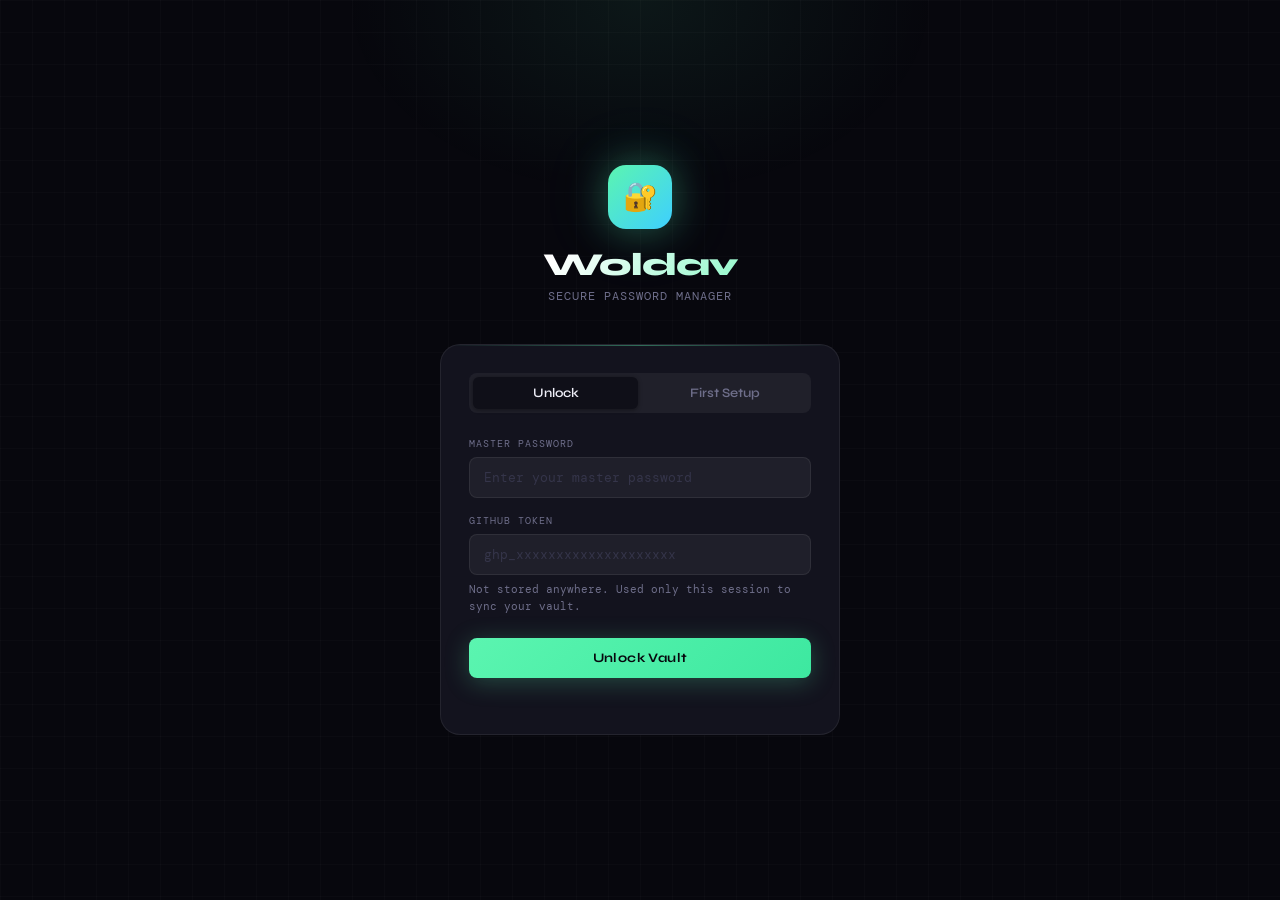
<file: index.html>
<!DOCTYPE html>
<html lang="en">
<head>
  <meta charset="UTF-8" />
  <meta name="viewport" content="width=device-width, initial-scale=1.0" />
  <title>Woldav</title>
  <link rel="preconnect" href="https://fonts.googleapis.com">
  <link rel="preconnect" href="https://fonts.gstatic.com" crossorigin>
  <link href="https://fonts.googleapis.com/css2?family=Syne:wght@400;600;700;800&family=DM+Mono:wght@300;400;500&display=swap" rel="stylesheet">
  <style>
    /* ── RESET & VARS ── */
    *, *::before, *::after { margin: 0; padding: 0; box-sizing: border-box; }

    :root {
      --bg:           #07070d;
      --bg-panel:     #0f0f18;
      --bg-card:      #13131e;
      --bg-input:     rgba(255,255,255,0.055);
      --border:       rgba(255,255,255,0.07);
      --border-lit:   rgba(91,245,176,0.3);
      --accent:       #5bf5b0;
      --accent-dim:   rgba(91,245,176,0.12);
      --accent-glow:  rgba(91,245,176,0.35);
      --cyan:         #3ecfff;
      --danger:       #ff4f6d;
      --danger-dim:   rgba(255,79,109,0.12);
      --text:         #eeeef8;
      --text-2:       #6e6e8a;
      --text-3:       #35354a;
      --r-sm:         8px;
      --r-md:         14px;
      --r-lg:         20px;
      --ease:         cubic-bezier(0.4,0,0.2,1);
      --spring:       cubic-bezier(0.34,1.56,0.64,1);
    }

    html, body {
      height: 100%;
      background: var(--bg);
      color: var(--text);
      font-family: 'Syne', sans-serif;
      overflow-x: hidden;
    }

    /* ── GRID BACKGROUND ── */
    body::before {
      content: '';
      position: fixed; inset: 0; z-index: 0;
      background-image:
        linear-gradient(rgba(255,255,255,0.018) 1px, transparent 1px),
        linear-gradient(90deg, rgba(255,255,255,0.018) 1px, transparent 1px);
      background-size: 32px 32px;
      pointer-events: none;
    }

    /* Glow orb */
    body::after {
      content: '';
      position: fixed;
      top: -200px; left: 50%;
      transform: translateX(-50%);
      width: 600px; height: 400px;
      background: radial-gradient(ellipse, rgba(91,245,176,0.07) 0%, transparent 70%);
      pointer-events: none; z-index: 0;
    }

    /* ── SCREENS ── */
    .screen {
      position: fixed; inset: 0; z-index: 10;
      display: flex; align-items: center; justify-content: center;
      padding: 20px;
      transition: opacity 0.4s var(--ease), transform 0.4s var(--ease);
    }

    .screen.hidden {
      opacity: 0; pointer-events: none; transform: translateY(12px);
    }

    /* ── LOCK SCREEN ── */
    .lock-box {
      width: 100%; max-width: 400px;
      animation: riseIn 0.6s var(--spring) forwards;
    }

    @keyframes riseIn {
      from { opacity: 0; transform: translateY(24px) scale(0.97); }
      to   { opacity: 1; transform: translateY(0) scale(1); }
    }

    .lock-logo {
      text-align: center;
      margin-bottom: 40px;
    }

    .lock-icon {
      display: inline-flex;
      align-items: center; justify-content: center;
      width: 64px; height: 64px;
      background: linear-gradient(135deg, var(--accent), var(--cyan));
      border-radius: 18px;
      font-size: 28px;
      margin-bottom: 16px;
      animation: iconFloat 4s ease-in-out infinite;
      box-shadow: 0 0 40px var(--accent-glow), 0 0 80px rgba(62,207,255,0.1);
    }

    @keyframes iconFloat {
      0%,100% { transform: translateY(0); box-shadow: 0 0 40px var(--accent-glow); }
      50%      { transform: translateY(-6px); box-shadow: 0 12px 50px var(--accent-glow), 0 0 80px rgba(62,207,255,0.15); }
    }

    .lock-logo h1 {
      font-size: 32px; font-weight: 800; letter-spacing: -1px;
      background: linear-gradient(135deg, #fff 30%, var(--accent));
      -webkit-background-clip: text; -webkit-text-fill-color: transparent;
    }

    .lock-logo p {
      font-size: 12px; font-family: 'DM Mono', monospace;
      color: var(--text-2); letter-spacing: 1px; margin-top: 4px;
    }

    .lock-card {
      background: var(--bg-card);
      border: 1px solid var(--border);
      border-radius: var(--r-lg);
      padding: 28px;
      position: relative; overflow: hidden;
    }

    .lock-card::before {
      content: '';
      position: absolute; top: 0; left: 0; right: 0; height: 1px;
      background: linear-gradient(90deg, transparent, rgba(91,245,176,0.4), transparent);
    }

    .lock-tabs {
      display: flex; gap: 4px;
      background: var(--bg-input);
      border-radius: var(--r-sm);
      padding: 4px;
      margin-bottom: 24px;
    }

    .lock-tab {
      flex: 1; padding: 8px;
      border: none; border-radius: 6px;
      background: transparent;
      color: var(--text-2);
      font-family: 'Syne', sans-serif;
      font-size: 13px; font-weight: 600;
      cursor: pointer;
      transition: all 0.2s var(--ease);
    }

    .lock-tab.active {
      background: var(--bg-panel);
      color: var(--text);
      box-shadow: 0 1px 4px rgba(0,0,0,0.4);
    }

    .tab-panel { display: none; }
    .tab-panel.active { display: block; }

    /* ── INPUTS ── */
    .field { margin-bottom: 16px; }

    .field label {
      display: block;
      font-size: 10px; font-family: 'DM Mono', monospace;
      color: var(--text-2); letter-spacing: 1px;
      text-transform: uppercase; margin-bottom: 7px;
      transition: color 0.2s;
    }

    .field:focus-within label { color: var(--accent); }

    .field input {
      width: 100%; padding: 11px 14px;
      background: var(--bg-input);
      border: 1px solid var(--border);
      border-radius: var(--r-sm);
      color: var(--text);
      font-family: 'DM Mono', monospace; font-size: 13px;
      outline: none;
      transition: border-color 0.2s, box-shadow 0.2s, background 0.2s;
    }

    .field input:focus {
      border-color: var(--border-lit);
      background: rgba(255,255,255,0.08);
      box-shadow: 0 0 0 3px rgba(91,245,176,0.07);
    }

    .field input::placeholder { color: var(--text-3); }

    .hint {
      font-size: 11px; font-family: 'DM Mono', monospace;
      color: var(--text-2); margin-top: 6px; line-height: 1.5;
    }

    .hint a { color: var(--accent); text-decoration: none; }
    .hint a:hover { text-decoration: underline; }

    /* ── BUTTONS ── */
    .btn {
      width: 100%; padding: 12px 16px;
      border: none; border-radius: var(--r-sm);
      font-family: 'Syne', sans-serif; font-size: 13px; font-weight: 700;
      letter-spacing: 0.4px; cursor: pointer;
      transition: all 0.2s var(--ease);
      position: relative; overflow: hidden;
    }

    .btn-accent {
      background: linear-gradient(135deg, var(--accent), #3de8a0);
      color: #07070d;
      box-shadow: 0 4px 24px rgba(91,245,176,0.25);
      margin-top: 8px;
    }

    .btn-accent:hover { transform: translateY(-1px); box-shadow: 0 8px 32px rgba(91,245,176,0.4); }
    .btn-accent:active { transform: translateY(0); }
    .btn-accent:disabled { opacity: 0.5; cursor: not-allowed; transform: none; }

    .btn-ghost {
      background: var(--bg-input);
      border: 1px solid var(--border);
      color: var(--text-2);
      font-size: 12px;
    }

    .btn-ghost:hover { border-color: var(--border-lit); color: var(--text); }

    .ripple {
      position: absolute; border-radius: 50%;
      background: rgba(255,255,255,0.25);
      transform: scale(0);
      animation: rippleAnim 0.5s linear forwards;
      pointer-events: none;
    }

    @keyframes rippleAnim { to { transform: scale(4); opacity: 0; } }

    /* error message */
    .err-msg {
      font-size: 12px; font-family: 'DM Mono', monospace;
      color: var(--danger); margin-top: 10px; text-align: center;
      min-height: 18px;
      transition: opacity 0.2s;
    }

    /* ── VAULT SCREEN ── */
    #vaultScreen {
      align-items: flex-start;
      overflow-y: auto;
    }

    .vault-wrap {
      width: 100%; max-width: 540px;
      margin: 0 auto;
      padding: 24px 0 48px;
      animation: riseIn 0.5s var(--spring) forwards;
    }

    /* ── TOP BAR ── */
    .topbar {
      display: flex; align-items: center; gap: 12px;
      margin-bottom: 28px;
      padding: 0 4px;
    }

    .topbar-logo {
      display: flex; align-items: center; gap: 10px; flex: 1;
    }

    .topbar-icon {
      width: 34px; height: 34px;
      background: linear-gradient(135deg, var(--accent), var(--cyan));
      border-radius: 10px;
      display: flex; align-items: center; justify-content: center;
      font-size: 16px;
      box-shadow: 0 0 20px var(--accent-glow);
      flex-shrink: 0;
    }

    .topbar-logo h1 { font-size: 18px; font-weight: 800; letter-spacing: -0.4px; }
    .topbar-logo span {
      font-size: 10px; font-family: 'DM Mono', monospace;
      color: var(--accent); letter-spacing: 0.5px; display: block;
    }

    .topbar-actions { display: flex; gap: 8px; }

    .icon-btn {
      width: 34px; height: 34px; border-radius: var(--r-sm);
      border: 1px solid var(--border);
      background: var(--bg-input);
      color: var(--text-2); font-size: 15px;
      cursor: pointer; display: flex; align-items: center; justify-content: center;
      transition: all 0.2s var(--ease);
    }

    .icon-btn:hover { border-color: var(--border-lit); color: var(--accent); background: var(--accent-dim); }
    .icon-btn.danger:hover { border-color: var(--danger); color: var(--danger); background: var(--danger-dim); }

    /* ── SYNC STATUS ── */
    .sync-bar {
      display: flex; align-items: center; gap: 8px;
      padding: 10px 14px;
      background: var(--bg-card);
      border: 1px solid var(--border);
      border-radius: var(--r-md);
      margin-bottom: 20px;
      font-size: 11px; font-family: 'DM Mono', monospace;
      color: var(--text-2);
    }

    .sync-dot {
      width: 7px; height: 7px; border-radius: 50%;
      background: var(--text-3); flex-shrink: 0;
      transition: background 0.3s;
    }

    .sync-dot.synced { background: var(--accent); box-shadow: 0 0 8px var(--accent); }
    .sync-dot.syncing { background: var(--cyan); animation: pulse 1s ease-in-out infinite; }
    .sync-dot.error { background: var(--danger); }

    @keyframes pulse { 0%,100% { opacity: 1; } 50% { opacity: 0.3; } }

    .sync-text { flex: 1; }
    .sync-btn {
      padding: 4px 10px; border-radius: 6px;
      border: 1px solid var(--border);
      background: transparent; color: var(--text-2);
      font-family: 'DM Mono', monospace; font-size: 10px;
      cursor: pointer; transition: all 0.2s;
    }
    .sync-btn:hover { border-color: var(--border-lit); color: var(--accent); }

    /* ── CARD ── */
    .card {
      background: var(--bg-card);
      border: 1px solid var(--border);
      border-radius: var(--r-lg);
      padding: 20px;
      position: relative; overflow: hidden;
      margin-bottom: 16px;
    }

    .card::before {
      content: '';
      position: absolute; top: 0; left: 0; right: 0; height: 1px;
      background: linear-gradient(90deg, transparent, rgba(91,245,176,0.25), transparent);
    }

    .card-title {
      font-size: 10px; font-weight: 600;
      letter-spacing: 1.8px; text-transform: uppercase;
      color: var(--text-3); margin-bottom: 16px;
      display: flex; align-items: center; gap: 8px;
    }

    .card-title::before {
      content: '';
      width: 3px; height: 3px; border-radius: 50%;
      background: var(--accent); box-shadow: 0 0 6px var(--accent);
    }

    /* ── ADD ENTRY FORM ── */
    .form-row { display: grid; grid-template-columns: 1fr 1fr; gap: 10px; }

    .strength-bar {
      height: 2px; border-radius: 2px;
      background: var(--border); margin-top: 8px; overflow: hidden;
    }

    .strength-fill {
      height: 100%; border-radius: 2px; width: 0%;
      transition: width 0.4s var(--ease), background 0.4s var(--ease);
    }

    /* ── PASSWORD LIST ── */
    .search-wrap { position: relative; margin-bottom: 14px; }

    .search-wrap::before {
      content: '⌕';
      position: absolute; left: 12px; top: 50%;
      transform: translateY(-50%);
      color: var(--text-3); font-size: 16px; pointer-events: none;
    }

    .search-wrap input { padding-left: 36px; }

    .count-badge {
      margin-left: auto;
      font-family: 'DM Mono', monospace; font-size: 10px;
      color: var(--accent); background: var(--accent-dim);
      border: 1px solid rgba(91,245,176,0.18);
      border-radius: 20px; padding: 2px 9px;
    }

    ul { list-style: none; display: flex; flex-direction: column; gap: 8px; }

    li {
      background: rgba(255,255,255,0.025);
      border: 1px solid var(--border);
      border-radius: var(--r-md);
      padding: 13px 15px;
      display: flex; align-items: center; gap: 12px;
      transition: all 0.2s var(--ease);
      position: relative; overflow: hidden;
      animation: listIn 0.3s var(--ease) both;
    }

    @keyframes listIn {
      from { opacity: 0; transform: translateX(-10px); }
      to   { opacity: 1; transform: translateX(0); }
    }

    li::before {
      content: '';
      position: absolute; left: 0; top: 0; bottom: 0; width: 2px;
      background: var(--accent); transform: scaleY(0);
      transition: transform 0.2s var(--ease);
      border-radius: 0 2px 2px 0;
    }

    li:hover { border-color: rgba(91,245,176,0.2); background: rgba(255,255,255,0.04); transform: translateX(3px); }
    li:hover::before { transform: scaleY(1); }

    .li-avatar {
      width: 32px; height: 32px; border-radius: 8px; flex-shrink: 0;
      background: var(--accent-dim);
      border: 1px solid rgba(91,245,176,0.15);
      display: flex; align-items: center; justify-content: center;
      font-weight: 800; font-size: 13px; color: var(--accent);
    }

    .li-info { flex: 1; min-width: 0; }

    .li-site {
      font-size: 13px; font-weight: 600;
      white-space: nowrap; overflow: hidden; text-overflow: ellipsis;
    }

    .li-user {
      font-size: 11px; font-family: 'DM Mono', monospace;
      color: var(--text-2);
      white-space: nowrap; overflow: hidden; text-overflow: ellipsis;
      margin-top: 1px;
    }

    .li-actions {
      display: flex; gap: 5px; flex-shrink: 0;
      opacity: 0; transition: opacity 0.15s;
    }

    li:hover .li-actions { opacity: 1; }

    .li-btn {
      width: 28px; height: 28px; border-radius: 6px;
      border: 1px solid var(--border);
      background: var(--bg-input); color: var(--text-2);
      cursor: pointer; font-size: 12px;
      display: flex; align-items: center; justify-content: center;
      transition: all 0.15s;
    }

    .li-btn:hover { background: var(--accent-dim); border-color: var(--border-lit); color: var(--accent); transform: scale(1.1); }
    .li-btn.del:hover { background: var(--danger-dim); border-color: var(--danger); color: var(--danger); }

    .empty-state {
      text-align: center; padding: 32px 16px; color: var(--text-3);
    }

    .empty-state .e-icon { font-size: 36px; margin-bottom: 10px; opacity: 0.35; }
    .empty-state p { font-size: 12px; font-family: 'DM Mono', monospace; }

    /* ── TOAST ── */
    .toast {
      position: fixed; bottom: 24px; left: 50%;
      transform: translateX(-50%) translateY(80px);
      background: var(--bg-card);
      border: 1px solid var(--accent);
      border-radius: var(--r-md);
      padding: 11px 20px;
      font-size: 12px; font-family: 'DM Mono', monospace;
      color: var(--accent);
      box-shadow: 0 8px 32px rgba(0,0,0,0.6), 0 0 20px var(--accent-glow);
      opacity: 0; white-space: nowrap; z-index: 999;
      transition: all 0.35s var(--spring);
    }

    .toast.show { opacity: 1; transform: translateX(-50%) translateY(0); }

    /* ── MODAL ── */
    .modal-backdrop {
      position: fixed; inset: 0; z-index: 100;
      background: rgba(7,7,13,0.85);
      backdrop-filter: blur(8px);
      display: flex; align-items: center; justify-content: center;
      padding: 20px;
      opacity: 0; pointer-events: none;
      transition: opacity 0.25s;
    }

    .modal-backdrop.open { opacity: 1; pointer-events: all; }

    .modal {
      width: 100%; max-width: 420px;
      background: var(--bg-card);
      border: 1px solid var(--border);
      border-radius: var(--r-lg);
      padding: 28px;
      transform: scale(0.94) translateY(12px);
      transition: transform 0.3s var(--spring);
      position: relative; overflow: hidden;
    }

    .modal-backdrop.open .modal { transform: scale(1) translateY(0); }

    .modal::before {
      content: '';
      position: absolute; top: 0; left: 0; right: 0; height: 1px;
      background: linear-gradient(90deg, transparent, rgba(91,245,176,0.4), transparent);
    }

    .modal h2 {
      font-size: 16px; font-weight: 700; margin-bottom: 20px;
      display: flex; align-items: center; gap: 8px;
    }

    .modal-actions { display: flex; gap: 10px; margin-top: 20px; }
    .modal-actions .btn { margin-top: 0; }

    /* ── SCROLLBAR ── */
    ::-webkit-scrollbar { width: 4px; }
    ::-webkit-scrollbar-track { background: transparent; }
    ::-webkit-scrollbar-thumb { background: var(--border); border-radius: 4px; }

    /* ── SETUP STEPS ── */
    .setup-step {
      display: flex; gap: 12px; align-items: flex-start;
      padding: 12px 0; border-bottom: 1px solid var(--border);
    }

    .setup-step:last-child { border-bottom: none; }

    .step-num {
      width: 24px; height: 24px; border-radius: 50%; flex-shrink: 0;
      background: var(--accent-dim); border: 1px solid var(--border-lit);
      display: flex; align-items: center; justify-content: center;
      font-size: 11px; font-weight: 700; color: var(--accent);
    }

    .step-text { font-size: 12px; font-family: 'DM Mono', monospace; color: var(--text-2); line-height: 1.6; }
    .step-text strong { color: var(--text); font-weight: 600; }
    .step-text a { color: var(--accent); text-decoration: none; }
    .step-text a:hover { text-decoration: underline; }

    /* ── RESPONSIVE ── */
    @media (max-width: 500px) {
      .form-row { grid-template-columns: 1fr; }
      .vault-wrap { padding: 16px 0 40px; }
    }
  </style>
</head>
<body>

  <!-- ── LOCK SCREEN ── -->
  <div class="screen" id="lockScreen">
    <div class="lock-box">
      <div class="lock-logo">
        <div class="lock-icon">🔐</div>
        <h1>Woldav</h1>
        <p>SECURE PASSWORD MANAGER</p>
      </div>

      <div class="lock-card">
        <div class="lock-tabs">
          <button class="lock-tab active" id="tabUnlock">Unlock</button>
          <button class="lock-tab" id="tabSetup">First Setup</button>
        </div>

        <!-- UNLOCK PANEL -->
        <div class="tab-panel active" id="panelUnlock">
          <div class="field">
            <label>Master Password</label>
            <input type="password" id="unlockPass" placeholder="Enter your master password" autocomplete="current-password" />
          </div>
          <div class="field">
            <label>GitHub Token</label>
            <input type="password" id="unlockToken" placeholder="ghp_xxxxxxxxxxxxxxxxxxxx" autocomplete="off" />
            <div class="hint">Not stored anywhere. Used only this session to sync your vault.</div>
          </div>
          <button class="btn btn-accent" id="unlockBtn">Unlock Vault</button>
          <div class="err-msg" id="unlockErr"></div>
        </div>

        <!-- SETUP PANEL -->
        <div class="tab-panel" id="panelSetup">
          <div class="setup-step">
            <div class="step-num">1</div>
            <div class="step-text">
              Go to <a href="https://github.com/settings/tokens/new" target="_blank">github.com/settings/tokens</a> → Generate new token (classic) → check only <strong>gist</strong> scope → copy the token.
            </div>
          </div>
          <div class="setup-step">
            <div class="step-num">2</div>
            <div class="step-text">
              Choose a strong <strong>master password</strong>. This encrypts your vault locally — GitHub never sees it. <strong>Don't lose it.</strong>
            </div>
          </div>
          <div class="setup-step">
            <div class="step-num">3</div>
            <div class="step-text">Fill in the fields below and click Create Vault. A private Gist will be created automatically.</div>
          </div>

          <div style="margin-top: 20px;">
            <div class="field">
              <label>Choose Master Password</label>
              <input type="password" id="setupPass" placeholder="Strong master password" autocomplete="new-password" />
            </div>
            <div class="field">
              <label>Confirm Master Password</label>
              <input type="password" id="setupPass2" placeholder="Repeat master password" autocomplete="new-password" />
            </div>
            <div class="field">
              <label>GitHub Token</label>
              <input type="password" id="setupToken" placeholder="ghp_xxxxxxxxxxxxxxxxxxxx" autocomplete="off" />
            </div>
            <button class="btn btn-accent" id="setupBtn">Create Vault</button>
            <div class="err-msg" id="setupErr"></div>
          </div>
        </div>
      </div>
    </div>
  </div>

  <!-- ── VAULT SCREEN ── -->
  <div class="screen hidden" id="vaultScreen">
    <div class="vault-wrap">

      <!-- TOP BAR -->
      <div class="topbar">
        <div class="topbar-logo">
          <div class="topbar-icon">🔐</div>
          <div>
            <h1>Woldav</h1>
            <span>Password Manager</span>
          </div>
        </div>
        <div class="topbar-actions">
          <button class="icon-btn" id="syncBtn" title="Sync now">↻</button>
          <button class="icon-btn danger" id="lockBtn" title="Lock vault">⏻</button>
        </div>
      </div>

      <!-- SYNC STATUS -->
      <div class="sync-bar">
        <div class="sync-dot" id="syncDot"></div>
        <span class="sync-text" id="syncText">Not synced yet</span>
        <button class="sync-btn" id="syncNowBtn">Sync now</button>
      </div>

      <!-- ADD ENTRY -->
      <div class="card">
        <div class="card-title">Add New Entry</div>
        <div class="form-row">
          <div class="field">
            <label>Site / App</label>
            <input type="url" id="inSite" placeholder="https://example.com" />
          </div>
          <div class="field">
            <label>Username or Email</label>
            <input type="text" id="inUser" placeholder="you@example.com" />
          </div>
        </div>
        <div class="field">
          <label>Password</label>
          <input type="password" id="inPass" placeholder="••••••••••••" />
          <div class="strength-bar"><div class="strength-fill" id="strengthFill"></div></div>
        </div>
        <button class="btn btn-accent" id="addBtn">+ Save Entry</button>
      </div>

      <!-- ENTRIES -->
      <div class="card">
        <div class="card-title">
          Saved Entries
          <span class="count-badge" id="countBadge">0</span>
        </div>
        <div class="search-wrap">
          <input type="text" id="searchInput" placeholder="Search entries…" />
        </div>
        <ul id="entryList"></ul>
        <div class="empty-state" id="emptyState">
          <div class="e-icon">🗄️</div>
          <p>No entries yet. Add one above.</p>
        </div>
      </div>

    </div>
  </div>

  <!-- ── TOAST ── -->
  <div class="toast" id="toast"></div>

  <!-- ── SHOW PASSWORD MODAL ── -->
  <div class="modal-backdrop" id="showModal">
    <div class="modal">
      <h2>🔑 Password</h2>
      <div class="field">
        <label>Site</label>
        <input type="text" id="modalSite" readonly />
      </div>
      <div class="field">
        <label>Username</label>
        <input type="text" id="modalUser" readonly />
      </div>
      <div class="field">
        <label>Password</label>
        <input type="text" id="modalPass" readonly />
      </div>
      <div class="modal-actions">
        <button class="btn btn-accent" id="modalCopyBtn">Copy Password</button>
        <button class="btn btn-ghost" id="modalCloseBtn">Close</button>
      </div>
    </div>
  </div>

  <script>
    // ══════════════════════════════════════════════
    //  CRYPTO  (AES-256-GCM + PBKDF2)
    // ══════════════════════════════════════════════

    async function deriveKey(password, salt) {
      const raw = await crypto.subtle.importKey(
        'raw', new TextEncoder().encode(password),
        'PBKDF2', false, ['deriveKey']
      );
      return crypto.subtle.deriveKey(
        { name: 'PBKDF2', salt, iterations: 310000, hash: 'SHA-256' },
        raw,
        { name: 'AES-GCM', length: 256 },
        false, ['encrypt', 'decrypt']
      );
    }

    async function encryptVault(data, key) {
      const iv = crypto.getRandomValues(new Uint8Array(12));
      const buf = await crypto.subtle.encrypt(
        { name: 'AES-GCM', iv }, key,
        new TextEncoder().encode(JSON.stringify(data))
      );
      return {
        iv:   Array.from(iv),
        data: Array.from(new Uint8Array(buf))
      };
    }

    async function decryptVault(payload, key) {
      const buf = await crypto.subtle.decrypt(
        { name: 'AES-GCM', iv: new Uint8Array(payload.iv) }, key,
        new Uint8Array(payload.data)
      );
      return JSON.parse(new TextDecoder().decode(buf));
    }

    // ══════════════════════════════════════════════
    //  GITHUB GIST SYNC
    // ══════════════════════════════════════════════

    const GIST_FILENAME = 'woldav_vault.enc';

    async function gistGet(token, gistId) {
      const r = await fetch(`https://api.github.com/gists/${gistId}`, {
        headers: { Authorization: `token ${token}`, Accept: 'application/vnd.github.v3+json' }
      });
      if (!r.ok) throw new Error('Failed to fetch gist');
      const j = await r.json();
      return JSON.parse(j.files[GIST_FILENAME].content);
    }

    async function gistUpdate(token, gistId, payload) {
      const r = await fetch(`https://api.github.com/gists/${gistId}`, {
        method: 'PATCH',
        headers: { Authorization: `token ${token}`, Accept: 'application/vnd.github.v3+json', 'Content-Type': 'application/json' },
        body: JSON.stringify({ files: { [GIST_FILENAME]: { content: JSON.stringify(payload) } } })
      });
      if (!r.ok) throw new Error('Failed to update gist');
    }

    async function gistCreate(token) {
      const r = await fetch('https://api.github.com/gists', {
        method: 'POST',
        headers: { Authorization: `token ${token}`, Accept: 'application/vnd.github.v3+json', 'Content-Type': 'application/json' },
        body: JSON.stringify({
          description: 'Woldav encrypted vault',
          public: false,
          files: { [GIST_FILENAME]: { content: JSON.stringify({ init: true }) } }
        })
      });
      if (!r.ok) throw new Error('Failed to create gist');
      const j = await r.json();
      return j.id;
    }

    // ══════════════════════════════════════════════
    //  STATE
    // ══════════════════════════════════════════════

    let sessionKey   = null;   // CryptoKey — in memory only
    let sessionToken = null;   // GitHub token — in memory only
    let gistId       = null;   // stored in localStorage (not sensitive)
    let entries      = [];
    let lastSynced   = null;

    // ══════════════════════════════════════════════
    //  HELPERS
    // ══════════════════════════════════════════════

    function $(id) { return document.getElementById(id); }

    let toastTimer;
    function toast(msg, color) {
      const el = $('toast');
      el.textContent = msg;
      el.style.borderColor = color || 'var(--accent)';
      el.style.color = color || 'var(--accent)';
      el.classList.add('show');
      clearTimeout(toastTimer);
      toastTimer = setTimeout(() => el.classList.remove('show'), 2500);
    }

    function ripple(btn, e) {
      const sp = document.createElement('span');
      sp.className = 'ripple';
      const r = btn.getBoundingClientRect();
      const sz = Math.max(r.width, r.height);
      Object.assign(sp.style, {
        width: sz+'px', height: sz+'px',
        left: (e.clientX - r.left - sz/2)+'px',
        top:  (e.clientY - r.top  - sz/2)+'px'
      });
      btn.appendChild(sp);
      setTimeout(() => sp.remove(), 500);
    }

    function setSyncStatus(state, text) {
      const dot = $('syncDot');
      dot.className = 'sync-dot' + (state ? ' '+state : '');
      $('syncText').textContent = text;
    }

    function getLetter(site) {
      try { return new URL(site).hostname.replace('www.','')[0].toUpperCase(); }
      catch { return (site[0]||'?').toUpperCase(); }
    }

    function getDomain(site) {
      try { return new URL(site).hostname.replace('www.',''); }
      catch { return site; }
    }

    function strengthColor(score) {
      return ['#ff4f6d','#ff9640','#f5e05b','#5bf5b0'][score];
    }

    // ══════════════════════════════════════════════
    //  VAULT LOAD / SAVE
    // ══════════════════════════════════════════════

    async function pushVault() {
      if (!sessionToken || !gistId) return;
      setSyncStatus('syncing', 'Syncing…');
      try {
        const payload = await encryptVault(entries, sessionKey);
        await gistUpdate(sessionToken, gistId, payload);
        lastSynced = new Date();
        setSyncStatus('synced', 'Synced · ' + lastSynced.toLocaleTimeString());
      } catch(err) {
        setSyncStatus('error', 'Sync failed — ' + err.message);
        toast('Sync failed', 'var(--danger)');
      }
    }

    async function pullVault() {
      setSyncStatus('syncing', 'Loading vault…');
      try {
        const payload = await gistGet(sessionToken, gistId);
        if (payload.init) {
          entries = [];
        } else {
          entries = await decryptVault(payload, sessionKey);
        }
        lastSynced = new Date();
        setSyncStatus('synced', 'Synced · ' + lastSynced.toLocaleTimeString());
        renderEntries(entries);
      } catch(err) {
        setSyncStatus('error', 'Load failed — check your token/password');
        toast('Could not load vault', 'var(--danger)');
      }
    }

    // ══════════════════════════════════════════════
    //  RENDER
    // ══════════════════════════════════════════════

    function renderEntries(list) {
      const ul = $('entryList');
      const empty = $('emptyState');
      $('countBadge').textContent = entries.length;
      ul.innerHTML = '';
      empty.style.display = list.length ? 'none' : 'block';

      list.forEach((e, i) => {
        const li = document.createElement('li');
        li.style.animationDelay = `${i * 0.04}s`;

        const av = document.createElement('div');
        av.className = 'li-avatar';
        av.textContent = getLetter(e.site);

        const info = document.createElement('div');
        info.className = 'li-info';
        info.innerHTML = `<div class="li-site">${getDomain(e.site)}</div><div class="li-user">${e.user}</div>`;

        const actions = document.createElement('div');
        actions.className = 'li-actions';

        const viewBtn = document.createElement('button');
        viewBtn.className = 'li-btn'; viewBtn.title = 'View'; viewBtn.textContent = '👁';
        viewBtn.addEventListener('click', ev => { ev.stopPropagation(); openModal(e); });

        const copyBtn = document.createElement('button');
        copyBtn.className = 'li-btn'; copyBtn.title = 'Copy password'; copyBtn.textContent = '⎘';
        copyBtn.addEventListener('click', ev => {
          ev.stopPropagation();
          navigator.clipboard.writeText(e.pass).then(() => toast('📋 Password copied'));
        });

        const delBtn = document.createElement('button');
        delBtn.className = 'li-btn del'; delBtn.title = 'Delete'; delBtn.textContent = '✕';
        delBtn.addEventListener('click', ev => {
          ev.stopPropagation();
          entries = entries.filter(x => x.id !== e.id);
          renderEntries(entries);
          pushVault();
          toast('🗑 Entry deleted');
        });

        actions.append(viewBtn, copyBtn, delBtn);
        li.append(av, info, actions);
        ul.appendChild(li);
      });
    }

    // ══════════════════════════════════════════════
    //  MODAL
    // ══════════════════════════════════════════════

    function openModal(e) {
      $('modalSite').value = e.site;
      $('modalUser').value = e.user;
      $('modalPass').value = e.pass;
      $('showModal').classList.add('open');
    }

    $('modalCloseBtn').addEventListener('click', () => $('showModal').classList.remove('open'));
    $('showModal').addEventListener('click', ev => { if (ev.target === $('showModal')) $('showModal').classList.remove('open'); });
    $('modalCopyBtn').addEventListener('click', () => {
      navigator.clipboard.writeText($('modalPass').value).then(() => toast('📋 Copied'));
    });

    // ══════════════════════════════════════════════
    //  LOCK / UNLOCK
    // ══════════════════════════════════════════════

    function showVault() {
      $('lockScreen').classList.add('hidden');
      $('vaultScreen').classList.remove('hidden');
    }

    function showLock() {
      $('vaultScreen').classList.add('hidden');
      $('lockScreen').classList.remove('hidden');
      sessionKey = null; sessionToken = null; entries = [];
    }

    $('lockBtn').addEventListener('click', () => { showLock(); toast('Vault locked'); });

    // Tabs
    $('tabUnlock').addEventListener('click', () => {
      $('tabUnlock').classList.add('active'); $('tabSetup').classList.remove('active');
      $('panelUnlock').classList.add('active'); $('panelSetup').classList.remove('active');
    });
    $('tabSetup').addEventListener('click', () => {
      $('tabSetup').classList.add('active'); $('tabUnlock').classList.remove('active');
      $('panelSetup').classList.add('active'); $('panelUnlock').classList.remove('active');
    });

    // UNLOCK
    $('unlockBtn').addEventListener('click', async function(e) {
      ripple(this, e);
      const pass  = $('unlockPass').value;
      const token = $('unlockToken').value.trim();
      const err   = $('unlockErr');
      err.textContent = '';

      if (!pass || !token) { err.textContent = 'Both fields are required.'; return; }

      gistId = localStorage.getItem('woldav_gist_id');
      if (!gistId) { err.textContent = 'No vault found. Use First Setup tab.'; return; }

      this.disabled = true; this.textContent = 'Unlocking…';
      try {
        const saltHex = localStorage.getItem('woldav_salt');
        const salt = new Uint8Array(saltHex.match(/.{2}/g).map(h => parseInt(h,16)));
        sessionKey   = await deriveKey(pass, salt);
        sessionToken = token;
        showVault();
        await pullVault();
      } catch(err2) {
        err.textContent = 'Wrong password or token.';
      } finally {
        this.disabled = false; this.textContent = 'Unlock Vault';
      }
    });

    // SETUP
    $('setupBtn').addEventListener('click', async function(e) {
      ripple(this, e);
      const pass   = $('setupPass').value;
      const pass2  = $('setupPass2').value;
      const token  = $('setupToken').value.trim();
      const err    = $('setupErr');
      err.textContent = '';

      if (!pass || !token)        { err.textContent = 'All fields are required.'; return; }
      if (pass !== pass2)         { err.textContent = 'Passwords do not match.'; return; }
      if (pass.length < 10)       { err.textContent = 'Master password must be at least 10 characters.'; return; }

      this.disabled = true; this.textContent = 'Creating vault…';
      try {
        const salt = crypto.getRandomValues(new Uint8Array(16));
        localStorage.setItem('woldav_salt', Array.from(salt).map(b => b.toString(16).padStart(2,'0')).join(''));

        sessionKey   = await deriveKey(pass, salt);
        sessionToken = token;

        const id = await gistCreate(token);
        localStorage.setItem('woldav_gist_id', id);
        gistId = id;

        entries = [];
        showVault();
        toast('✓ Vault created! Save your token & master password safely.');
        setSyncStatus('synced', 'New vault ready');
        renderEntries(entries);
      } catch(err2) {
        err.textContent = 'Failed: ' + err2.message;
      } finally {
        this.disabled = false; this.textContent = 'Create Vault';
      }
    });

    // ══════════════════════════════════════════════
    //  ADD ENTRY
    // ══════════════════════════════════════════════

    $('inPass').addEventListener('input', function() {
      const v = this.value; let s = 0;
      if (v.length >= 8) s++;
      if (/[A-Z]/.test(v) && /[a-z]/.test(v)) s++;
      if (/\d/.test(v)) s++;
      if (/[^A-Za-z0-9]/.test(v)) s++;
      const fill = $('strengthFill');
      fill.style.width    = v ? `${(s/4)*100}%` : '0%';
      fill.style.background = v ? strengthColor(Math.max(0,s-1)) : '';
    });

    $('addBtn').addEventListener('click', async function(e) {
      ripple(this, e);
      const site = $('inSite').value.trim();
      const user = $('inUser').value.trim();
      const pass = $('inPass').value.trim();
      if (!site || !user || !pass) { toast('⚠ Fill all fields', 'var(--danger)'); return; }

      entries.unshift({ id: Date.now(), site, user, pass });
      renderEntries(entries);
      $('inSite').value = ''; $('inUser').value = ''; $('inPass').value = '';
      $('strengthFill').style.width = '0';
      toast('✓ Entry saved');
      await pushVault();
    });

    // ══════════════════════════════════════════════
    //  SEARCH
    // ══════════════════════════════════════════════

    $('searchInput').addEventListener('input', function() {
      const q = this.value.toLowerCase();
      renderEntries(q ? entries.filter(e =>
        e.site.toLowerCase().includes(q) || e.user.toLowerCase().includes(q)
      ) : entries);
    });

    // ══════════════════════════════════════════════
    //  SYNC BUTTONS
    // ══════════════════════════════════════════════

    async function doSync() {
      await pushVault();
      await pullVault();
    }

    $('syncBtn').addEventListener('click', doSync);
    $('syncNowBtn').addEventListener('click', doSync);

    // Auto-sync every 2 minutes
    setInterval(() => { if (sessionKey) pushVault(); }, 120000);
  </script>
</body>
</html>
</file>
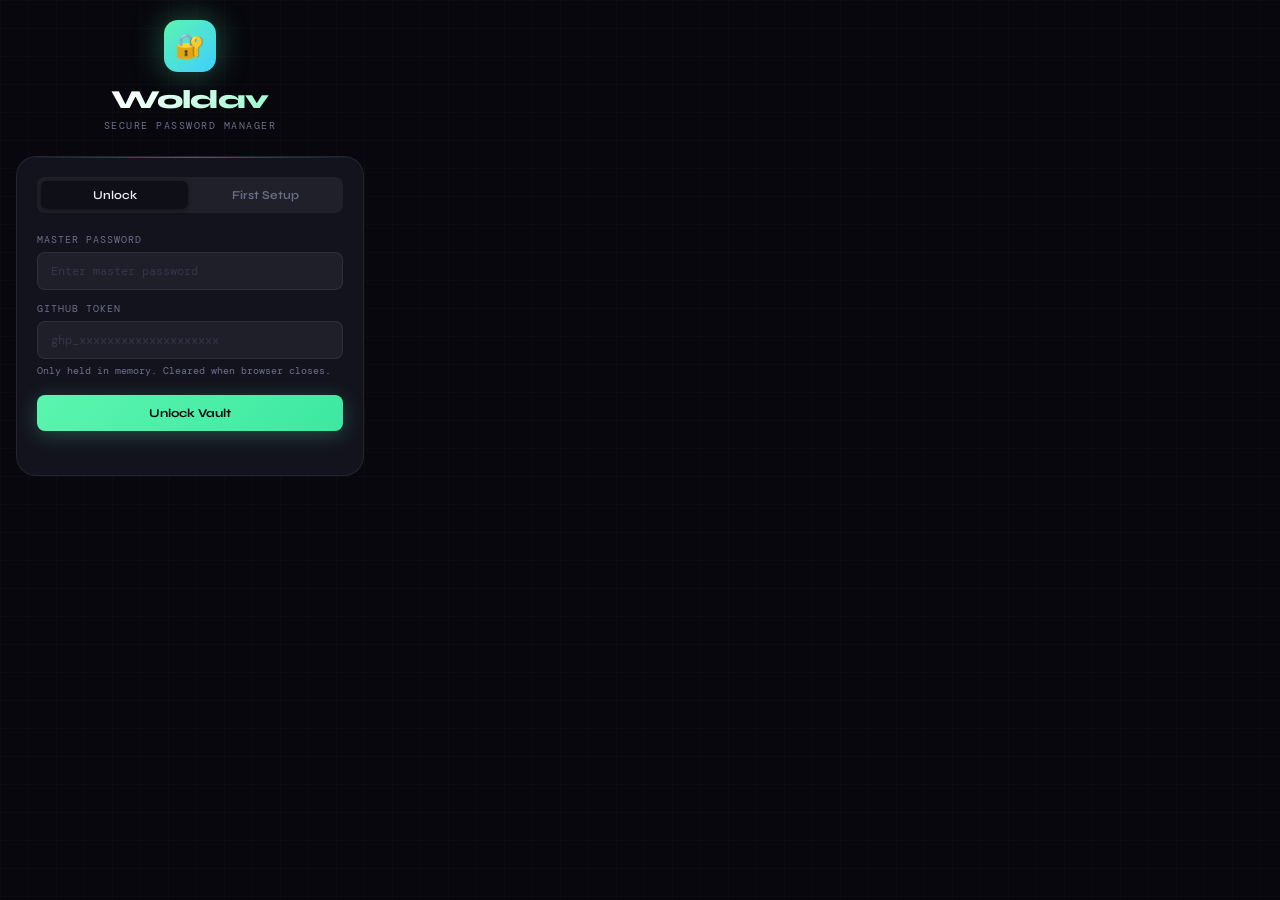
<file: WoldavpmEXTENSION/popup.html>
<!DOCTYPE html>
<html lang="en">
<head>
  <meta charset="UTF-8" />
  <title>Woldav</title>
  <link rel="preconnect" href="https://fonts.googleapis.com">
  <link rel="preconnect" href="https://fonts.gstatic.com" crossorigin>
  <link href="https://fonts.googleapis.com/css2?family=Syne:wght@400;600;700;800&family=DM+Mono:wght@300;400;500&display=swap" rel="stylesheet">
  <link rel="stylesheet" href="popup.css">
</head>
<body>

  <!-- LOCK SCREEN -->
  <div id="lockScreen" class="screen">
    <div class="lock-logo">
      <div class="lock-icon">🔐</div>
      <h1>Woldav</h1>
      <p>SECURE PASSWORD MANAGER</p>
    </div>

    <div class="lock-card">
      <div class="lock-tabs">
        <button class="lock-tab active" id="tabUnlock">Unlock</button>
        <button class="lock-tab" id="tabSetup">First Setup</button>
      </div>

      <!-- UNLOCK -->
      <div class="tab-panel active" id="panelUnlock">
        <div class="field">
          <label>Master Password</label>
          <input type="password" id="unlockPass" placeholder="Enter master password" autocomplete="current-password" />
        </div>
        <div class="field">
          <label>GitHub Token</label>
          <input type="password" id="unlockToken" placeholder="ghp_xxxxxxxxxxxxxxxxxxxx" autocomplete="off" />
          <div class="hint">Only held in memory. Cleared when browser closes.</div>
        </div>
        <button class="btn btn-accent" id="unlockBtn">Unlock Vault</button>
        <div class="err-msg" id="unlockErr"></div>
      </div>

      <!-- SETUP -->
      <div class="tab-panel" id="panelSetup">
        <div class="setup-steps">
          <div class="setup-step">
            <div class="step-num">1</div>
            <div class="step-text">Go to <strong>github.com/settings/tokens</strong> → Generate new token (classic) → check only <strong>gist</strong> → No expiration → copy it.</div>
          </div>
          <div class="setup-step">
            <div class="step-num">2</div>
            <div class="step-text">Pick a strong master password (10+ chars). <strong>Cannot be recovered if lost.</strong></div>
          </div>
        </div>
        <div class="field" style="margin-top:16px">
          <label>Master Password</label>
          <input type="password" id="setupPass" placeholder="Strong master password" autocomplete="new-password" />
        </div>
        <div class="field">
          <label>Confirm Password</label>
          <input type="password" id="setupPass2" placeholder="Repeat master password" autocomplete="new-password" />
        </div>
        <div class="field">
          <label>GitHub Token</label>
          <input type="password" id="setupToken" placeholder="ghp_xxxxxxxxxxxxxxxxxxxx" autocomplete="off" />
        </div>
        <button class="btn btn-accent" id="setupBtn">Create Vault</button>
        <div class="err-msg" id="setupErr"></div>
      </div>
    </div>
  </div>

  <!-- VAULT SCREEN -->
  <div id="vaultScreen" class="screen hidden">

    <!-- TOPBAR -->
    <div class="topbar">
      <div class="topbar-logo">
        <div class="topbar-icon">🔐</div>
        <div>
          <h1>Woldav</h1>
          <span>Password Manager</span>
        </div>
      </div>
      <div class="topbar-actions">
        <button class="icon-btn" id="syncBtn" title="Sync">↻</button>
        <button class="icon-btn danger" id="lockBtn" title="Lock">⏻</button>
      </div>
    </div>

    <!-- SYNC BAR -->
    <div class="sync-bar">
      <div class="sync-dot" id="syncDot"></div>
      <span id="syncText">Ready</span>
      <button class="sync-btn" id="syncNowBtn">Sync</button>
    </div>

    <!-- ADD ENTRY -->
    <div class="card">
      <div class="card-title">Add New Entry</div>
      <div class="field">
        <label>Site / App</label>
        <input type="url" id="inSite" placeholder="https://example.com" />
      </div>
      <div class="field">
        <label>Username or Email</label>
        <input type="text" id="inUser" placeholder="you@example.com" />
      </div>
      <div class="field">
        <label>Password</label>
        <input type="password" id="inPass" placeholder="••••••••••••" />
        <div class="strength-bar"><div class="strength-fill" id="strengthFill"></div></div>
      </div>
      <button class="btn btn-accent" id="addBtn">+ Save Entry</button>
    </div>

    <!-- ENTRIES -->
    <div class="card">
      <div class="card-title">
        Saved Entries
        <span class="count-badge" id="countBadge">0</span>
      </div>
      <div class="search-wrap">
        <input type="text" id="searchInput" placeholder="Search entries…" />
      </div>
      <ul id="entryList"></ul>
      <div class="empty-state" id="emptyState">
        <div class="e-icon">🗄️</div>
        <p>No entries yet.</p>
      </div>
    </div>

  </div>

  <!-- TOAST -->
  <div class="toast" id="toast"></div>

  <script src="popup.js"></script>
</body>
</html>
</file>
<file: WoldavpmEXTENSION/popup.css>
*, *::before, *::after { margin: 0; padding: 0; box-sizing: border-box; }

:root {
  --bg:          #07070d;
  --bg-panel:    #0f0f18;
  --bg-card:     #13131e;
  --bg-input:    rgba(255,255,255,0.055);
  --border:      rgba(255,255,255,0.07);
  --border-lit:  rgba(91,245,176,0.3);
  --accent:      #5bf5b0;
  --accent-dim:  rgba(91,245,176,0.12);
  --accent-glow: rgba(91,245,176,0.35);
  --cyan:        #3ecfff;
  --danger:      #ff4f6d;
  --danger-dim:  rgba(255,79,109,0.12);
  --text:        #eeeef8;
  --text-2:      #6e6e8a;
  --text-3:      #35354a;
  --r-sm:        8px;
  --r-md:        14px;
  --r-lg:        20px;
  --ease:        cubic-bezier(0.4,0,0.2,1);
  --spring:      cubic-bezier(0.34,1.56,0.64,1);
}

body {
  width: 380px;
  min-height: 560px;
  max-height: 600px;
  overflow-y: auto;
  background: var(--bg);
  color: var(--text);
  font-family: 'Syne', sans-serif;
  position: relative;
}

body::before {
  content: '';
  position: fixed; inset: 0; z-index: 0;
  background-image:
    linear-gradient(rgba(255,255,255,0.018) 1px, transparent 1px),
    linear-gradient(90deg, rgba(255,255,255,0.018) 1px, transparent 1px);
  background-size: 28px 28px;
  pointer-events: none;
}

/* ── SCREENS ── */
.screen {
  position: relative; z-index: 1;
  padding: 20px 16px 24px;
  animation: fadeUp 0.4s var(--spring) forwards;
}

.screen.hidden { display: none; }

@keyframes fadeUp {
  from { opacity: 0; transform: translateY(10px); }
  to   { opacity: 1; transform: translateY(0); }
}

/* ── LOCK SCREEN ── */
.lock-logo {
  text-align: center; margin-bottom: 24px;
}

.lock-icon {
  display: inline-flex; align-items: center; justify-content: center;
  width: 52px; height: 52px;
  background: linear-gradient(135deg, var(--accent), var(--cyan));
  border-radius: 14px; font-size: 24px; margin-bottom: 12px;
  animation: iconPulse 3s ease-in-out infinite;
  box-shadow: 0 0 32px var(--accent-glow);
}

@keyframes iconPulse {
  0%,100% { box-shadow: 0 0 32px var(--accent-glow); }
  50%      { box-shadow: 0 0 48px var(--accent-glow), 0 0 80px rgba(62,207,255,0.15); }
}

.lock-logo h1 {
  font-size: 26px; font-weight: 800; letter-spacing: -0.8px;
  background: linear-gradient(135deg, #fff 30%, var(--accent));
  -webkit-background-clip: text; -webkit-text-fill-color: transparent;
}

.lock-logo p {
  font-size: 10px; font-family: 'DM Mono', monospace;
  color: var(--text-2); letter-spacing: 1.5px; margin-top: 4px;
}

.lock-card {
  background: var(--bg-card);
  border: 1px solid var(--border);
  border-radius: var(--r-lg);
  padding: 20px;
  position: relative; overflow: hidden;
}

.lock-card::before {
  content: '';
  position: absolute; top: 0; left: 0; right: 0; height: 1px;
  background: linear-gradient(90deg, transparent, rgba(91,245,176,0.4), transparent);
}

/* ── TABS ── */
.lock-tabs {
  display: flex; gap: 4px;
  background: var(--bg-input);
  border-radius: var(--r-sm);
  padding: 4px; margin-bottom: 20px;
}

.lock-tab {
  flex: 1; padding: 7px;
  border: none; border-radius: 6px;
  background: transparent; color: var(--text-2);
  font-family: 'Syne', sans-serif; font-size: 12px; font-weight: 600;
  cursor: pointer; transition: all 0.2s var(--ease);
}

.lock-tab.active {
  background: var(--bg-panel); color: var(--text);
  box-shadow: 0 1px 4px rgba(0,0,0,0.4);
}

.tab-panel { display: none; }
.tab-panel.active { display: block; }

/* ── FIELDS ── */
.field { margin-bottom: 12px; }

.field label {
  display: block;
  font-size: 10px; font-family: 'DM Mono', monospace;
  color: var(--text-2); letter-spacing: 1px;
  text-transform: uppercase; margin-bottom: 6px;
  transition: color 0.2s;
}

.field:focus-within label { color: var(--accent); }

.field input {
  width: 100%; padding: 10px 13px;
  background: var(--bg-input);
  border: 1px solid var(--border);
  border-radius: var(--r-sm);
  color: var(--text);
  font-family: 'DM Mono', monospace; font-size: 12px;
  outline: none;
  transition: border-color 0.2s, box-shadow 0.2s, background 0.2s;
}

.field input:focus {
  border-color: var(--border-lit);
  background: rgba(255,255,255,0.08);
  box-shadow: 0 0 0 3px rgba(91,245,176,0.07);
}

.field input::placeholder { color: var(--text-3); }

.hint {
  font-size: 10px; font-family: 'DM Mono', monospace;
  color: var(--text-2); margin-top: 5px;
}

/* ── BUTTONS ── */
.btn {
  width: 100%; padding: 11px 14px;
  border: none; border-radius: var(--r-sm);
  font-family: 'Syne', sans-serif; font-size: 12px; font-weight: 700;
  cursor: pointer; transition: all 0.2s var(--ease);
  position: relative; overflow: hidden;
}

.btn-accent {
  background: linear-gradient(135deg, var(--accent), #3de8a0);
  color: #07070d;
  box-shadow: 0 4px 20px rgba(91,245,176,0.25);
  margin-top: 6px;
}

.btn-accent:hover { transform: translateY(-1px); box-shadow: 0 8px 28px rgba(91,245,176,0.4); }
.btn-accent:active { transform: translateY(0); }
.btn-accent:disabled { opacity: 0.5; cursor: not-allowed; transform: none; }

.btn-ghost {
  background: var(--bg-input); border: 1px solid var(--border);
  color: var(--text-2); font-size: 11px; margin-top: 6px;
}

.btn-ghost:hover { border-color: var(--border-lit); color: var(--text); }

.ripple {
  position: absolute; border-radius: 50%;
  background: rgba(255,255,255,0.25);
  transform: scale(0);
  animation: rippleAnim 0.5s linear forwards;
  pointer-events: none;
}

@keyframes rippleAnim { to { transform: scale(4); opacity: 0; } }

.err-msg {
  font-size: 11px; font-family: 'DM Mono', monospace;
  color: var(--danger); margin-top: 8px; text-align: center; min-height: 16px;
}

/* ── SETUP STEPS ── */
.setup-steps { display: flex; flex-direction: column; gap: 0; }

.setup-step {
  display: flex; gap: 10px; align-items: flex-start;
  padding: 10px 0; border-bottom: 1px solid var(--border);
}

.setup-step:last-child { border-bottom: none; }

.step-num {
  width: 20px; height: 20px; border-radius: 50%; flex-shrink: 0;
  background: var(--accent-dim); border: 1px solid var(--border-lit);
  display: flex; align-items: center; justify-content: center;
  font-size: 10px; font-weight: 700; color: var(--accent);
}

.step-text {
  font-size: 11px; font-family: 'DM Mono', monospace;
  color: var(--text-2); line-height: 1.6;
}

.step-text strong { color: var(--text); }

/* ── VAULT ── */
.topbar {
  display: flex; align-items: center; gap: 10px;
  margin-bottom: 14px;
}

.topbar-logo { display: flex; align-items: center; gap: 10px; flex: 1; }

.topbar-icon {
  width: 30px; height: 30px;
  background: linear-gradient(135deg, var(--accent), var(--cyan));
  border-radius: 8px; font-size: 14px;
  display: flex; align-items: center; justify-content: center;
  box-shadow: 0 0 16px var(--accent-glow); flex-shrink: 0;
}

.topbar-logo h1 { font-size: 15px; font-weight: 800; letter-spacing: -0.3px; }
.topbar-logo span {
  font-size: 9px; font-family: 'DM Mono', monospace;
  color: var(--accent); letter-spacing: 0.5px; display: block;
}

.topbar-actions { display: flex; gap: 6px; }

.icon-btn {
  width: 30px; height: 30px; border-radius: var(--r-sm);
  border: 1px solid var(--border); background: var(--bg-input);
  color: var(--text-2); font-size: 14px; cursor: pointer;
  display: flex; align-items: center; justify-content: center;
  transition: all 0.2s var(--ease);
}

.icon-btn:hover { border-color: var(--border-lit); color: var(--accent); background: var(--accent-dim); }
.icon-btn.danger:hover { border-color: var(--danger); color: var(--danger); background: var(--danger-dim); }

/* ── SYNC BAR ── */
.sync-bar {
  display: flex; align-items: center; gap: 8px;
  padding: 8px 12px;
  background: var(--bg-card); border: 1px solid var(--border);
  border-radius: var(--r-md); margin-bottom: 14px;
  font-size: 10px; font-family: 'DM Mono', monospace; color: var(--text-2);
}

.sync-dot {
  width: 6px; height: 6px; border-radius: 50%;
  background: var(--text-3); flex-shrink: 0; transition: background 0.3s;
}

.sync-dot.synced { background: var(--accent); box-shadow: 0 0 6px var(--accent); }
.sync-dot.syncing { background: var(--cyan); animation: blink 1s ease-in-out infinite; }
.sync-dot.error { background: var(--danger); }

@keyframes blink { 0%,100% { opacity: 1; } 50% { opacity: 0.3; } }

#syncText { flex: 1; }

.sync-btn {
  padding: 3px 8px; border-radius: 5px;
  border: 1px solid var(--border); background: transparent;
  color: var(--text-2); font-family: 'DM Mono', monospace; font-size: 9px;
  cursor: pointer; transition: all 0.2s;
}

.sync-btn:hover { border-color: var(--border-lit); color: var(--accent); }

/* ── CARD ── */
.card {
  background: var(--bg-card); border: 1px solid var(--border);
  border-radius: var(--r-lg); padding: 16px;
  position: relative; overflow: hidden; margin-bottom: 12px;
}

.card::before {
  content: '';
  position: absolute; top: 0; left: 0; right: 0; height: 1px;
  background: linear-gradient(90deg, transparent, rgba(91,245,176,0.25), transparent);
}

.card-title {
  font-size: 9px; font-weight: 600; letter-spacing: 1.8px;
  text-transform: uppercase; color: var(--text-3);
  margin-bottom: 12px; display: flex; align-items: center; gap: 7px;
}

.card-title::before {
  content: ''; width: 3px; height: 3px; border-radius: 50%;
  background: var(--accent); box-shadow: 0 0 5px var(--accent);
}

/* ── STRENGTH ── */
.strength-bar {
  height: 2px; border-radius: 2px;
  background: var(--border); margin-top: 6px; overflow: hidden;
}

.strength-fill {
  height: 100%; border-radius: 2px; width: 0%;
  transition: width 0.4s var(--ease), background 0.4s var(--ease);
}

/* ── SEARCH ── */
.search-wrap { position: relative; margin-bottom: 10px; }

.search-wrap::before {
  content: '⌕';
  position: absolute; left: 10px; top: 50%;
  transform: translateY(-50%);
  color: var(--text-3); font-size: 14px; pointer-events: none;
}

.search-wrap input { padding-left: 30px; }

.count-badge {
  margin-left: auto;
  font-family: 'DM Mono', monospace; font-size: 9px;
  color: var(--accent); background: var(--accent-dim);
  border: 1px solid rgba(91,245,176,0.18);
  border-radius: 20px; padding: 1px 8px;
}

/* ── LIST ── */
ul { list-style: none; display: flex; flex-direction: column; gap: 6px; }

li {
  background: rgba(255,255,255,0.02);
  border: 1px solid var(--border);
  border-radius: var(--r-md);
  padding: 10px 12px;
  display: flex; align-items: center; gap: 10px;
  transition: all 0.2s var(--ease);
  position: relative; overflow: hidden;
  animation: listIn 0.3s var(--ease) both;
}

@keyframes listIn {
  from { opacity: 0; transform: translateX(-8px); }
  to   { opacity: 1; transform: translateX(0); }
}

li::before {
  content: '';
  position: absolute; left: 0; top: 0; bottom: 0; width: 2px;
  background: var(--accent); transform: scaleY(0);
  transition: transform 0.2s var(--ease);
}

li:hover { border-color: rgba(91,245,176,0.2); background: rgba(255,255,255,0.04); transform: translateX(2px); }
li:hover::before { transform: scaleY(1); }

.li-avatar {
  width: 28px; height: 28px; border-radius: 7px; flex-shrink: 0;
  background: var(--accent-dim); border: 1px solid rgba(91,245,176,0.15);
  display: flex; align-items: center; justify-content: center;
  font-weight: 800; font-size: 12px; color: var(--accent);
}

.li-info { flex: 1; min-width: 0; }

.li-site {
  font-size: 12px; font-weight: 600;
  white-space: nowrap; overflow: hidden; text-overflow: ellipsis;
}

.li-user {
  font-size: 10px; font-family: 'DM Mono', monospace; color: var(--text-2);
  white-space: nowrap; overflow: hidden; text-overflow: ellipsis; margin-top: 1px;
}

.li-actions {
  display: flex; gap: 4px; flex-shrink: 0;
  opacity: 0; transition: opacity 0.15s;
}

li:hover .li-actions { opacity: 1; }

.li-btn {
  width: 26px; height: 26px; border-radius: 6px;
  border: 1px solid var(--border); background: var(--bg-input);
  color: var(--text-2); cursor: pointer; font-size: 11px;
  display: flex; align-items: center; justify-content: center;
  transition: all 0.15s;
}

.li-btn:hover { background: var(--accent-dim); border-color: var(--border-lit); color: var(--accent); transform: scale(1.1); }
.li-btn.del:hover { background: var(--danger-dim); border-color: var(--danger); color: var(--danger); }

.empty-state { text-align: center; padding: 24px 12px; color: var(--text-3); }
.empty-state .e-icon { font-size: 28px; margin-bottom: 8px; opacity: 0.3; }
.empty-state p { font-size: 11px; font-family: 'DM Mono', monospace; }

/* ── TOAST ── */
.toast {
  position: fixed; bottom: 16px; left: 50%;
  transform: translateX(-50%) translateY(60px);
  background: var(--bg-card); border: 1px solid var(--accent);
  border-radius: var(--r-md); padding: 9px 16px;
  font-size: 11px; font-family: 'DM Mono', monospace; color: var(--accent);
  box-shadow: 0 6px 24px rgba(0,0,0,0.6), 0 0 16px var(--accent-glow);
  opacity: 0; white-space: nowrap; z-index: 999;
  transition: all 0.3s var(--spring);
}

.toast.show { opacity: 1; transform: translateX(-50%) translateY(0); }

/* ── SCROLLBAR ── */
::-webkit-scrollbar { width: 3px; }
::-webkit-scrollbar-track { background: transparent; }
::-webkit-scrollbar-thumb { background: var(--border); border-radius: 3px; }
</file>
